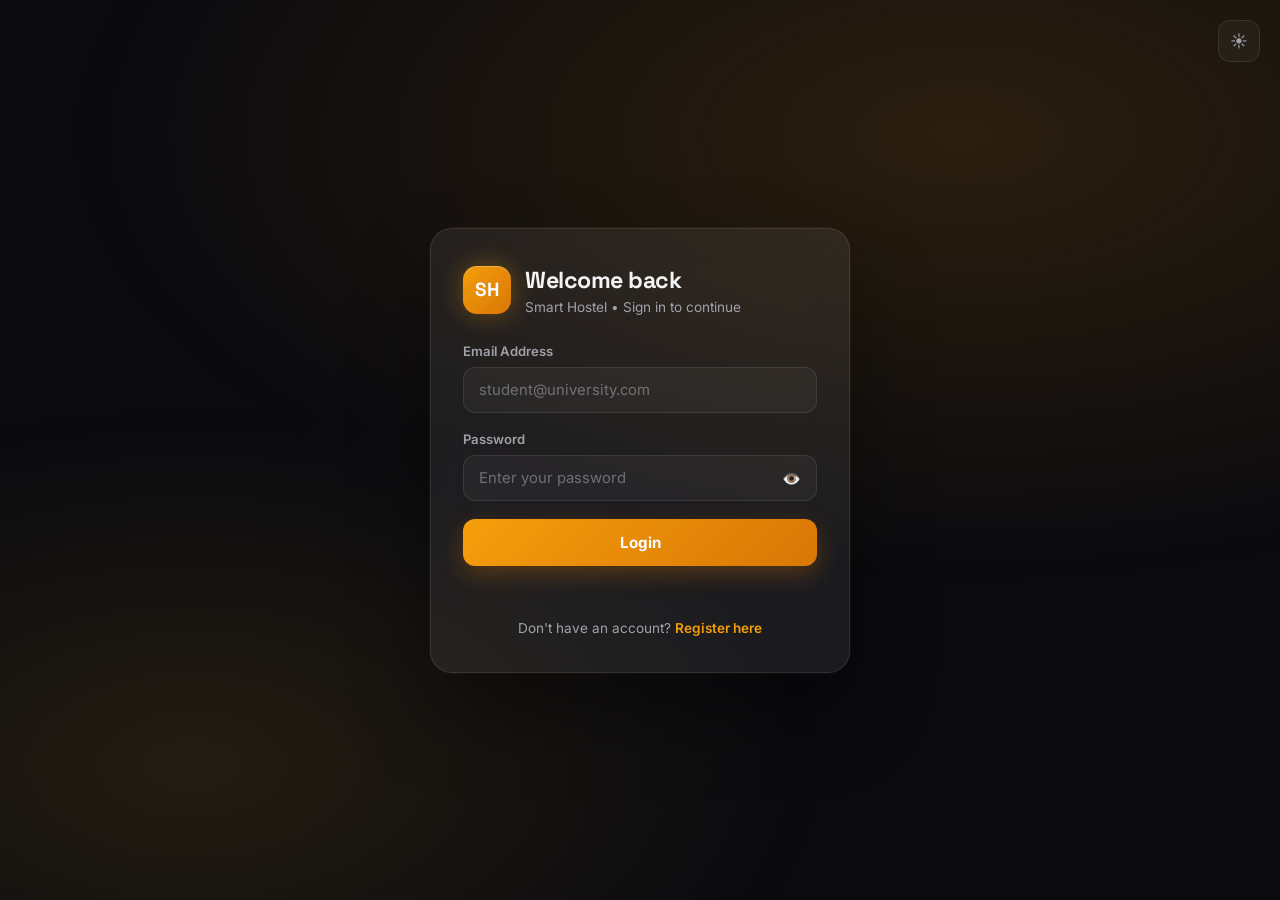
<file: frontend/index.html>
<!DOCTYPE html>
<html lang="en">
<head>
<meta charset="UTF-8">
<meta name="viewport" content="width=device-width, initial-scale=1.0">
<title>Smart Hostel — Login</title>
<link rel="preconnect" href="https://fonts.googleapis.com">
<link href="https://fonts.googleapis.com/css2?family=Inter:wght@400;500;600;700&family=Space+Grotesk:wght@500;600;700&display=swap" rel="stylesheet">
<style>
:root{
  --bg:#0a0a0f;
  --surface:rgba(255,255,255,0.04);
  --surface-2:rgba(255,255,255,0.07);
  --border:rgba(255,255,255,0.09);
  --text:#f4f4f5;
  --muted:#a1a1aa;
  --primary:#f59e0b;
  --primary-dark:#d97706;
  --accent-glow:rgba(245,158,11,0.35);
  --success:#34d399;
  --error:#f87171;
}
[data-theme="light"]{
  --bg:#fafaf9;
  --surface:rgba(255,255,255,0.75);
  --surface-2:#ffffff;
  --border:rgba(0,0,0,0.08);
  --text:#18181b;
  --muted:#71717a;
  --accent-glow:rgba(245,158,11,0.25);
}
*{margin:0;padding:0;box-sizing:border-box;font-family:'Inter',system-ui,sans-serif}
body{
  min-height:100vh;
  background:var(--bg);
  display:flex;align-items:center;justify-content:center;
  padding:24px;position:relative;overflow:hidden;
  transition:background .4s ease,color .4s ease;
}
body::before{
  content:'';position:fixed;inset:0;
  background:
    radial-gradient(ellipse 70% 50% at 75% 15%, rgba(245,158,11,0.14), transparent),
    radial-gradient(ellipse 50% 40% at 15% 85%, rgba(251,191,36,0.10), transparent);
  pointer-events:none;
}
.theme-btn{
  position:fixed;top:20px;right:20px;z-index:10;
  width:42px;height:42px;border-radius:12px;
  background:var(--surface);border:1px solid var(--border);
  color:var(--muted);cursor:pointer;font-size:1.05rem;
  display:grid;place-items:center;transition:all .2s;
  backdrop-filter:blur(12px);
}
.theme-btn:hover{color:var(--primary);border-color:var(--primary);transform:translateY(-1px)}
.card{
  width:100%;max-width:420px;
  background:var(--surface-2);
  border:1px solid var(--border);
  border-radius:22px;
  padding:36px 32px;
  backdrop-filter:blur(20px);
  box-shadow:0 40px 80px rgba(0,0,0,0.35),0 0 0 1px rgba(245,158,11,0.06);
  position:relative;z-index:1;
  animation:slideUp .5s cubic-bezier(.34,1.3,.64,1) both;
}
.brand{display:flex;align-items:center;gap:14px;margin-bottom:28px}
.logo{
  width:48px;height:48px;border-radius:14px;
  background:linear-gradient(135deg,var(--primary),var(--primary-dark));
  display:grid;place-items:center;color:#fff;
  font-family:'Space Grotesk',sans-serif;font-weight:700;font-size:19px;
  box-shadow:0 0 24px var(--accent-glow),inset 0 1px 0 rgba(255,255,255,0.25);
}
h2{font-family:'Space Grotesk',sans-serif;color:var(--text);font-size:1.45rem;font-weight:700;letter-spacing:-0.02em}
.subtitle{color:var(--muted);font-size:.85rem;margin-top:4px}
.form-group{margin-bottom:18px}
label{display:block;font-size:.82rem;font-weight:600;color:var(--muted);margin-bottom:8px}
.input-wrap{position:relative}
input{
  width:100%;padding:13px 44px 13px 15px;
  background:var(--surface);border:1px solid var(--border);
  border-radius:12px;font-size:.93rem;color:var(--text);
  transition:border-color .2s,box-shadow .2s;
}
input::placeholder{color:var(--muted);opacity:.6}
input:focus{outline:none;border-color:var(--primary);box-shadow:0 0 0 3px rgba(245,158,11,0.15)}
.toggle{
  position:absolute;right:10px;top:50%;transform:translateY(-50%);
  background:none;border:none;cursor:pointer;color:var(--muted);
  padding:6px;border-radius:8px;transition:all .2s;font-size:.95rem;
}
.toggle:hover{color:var(--primary);background:var(--surface-2)}
.btn{
  width:100%;padding:14px;border:none;border-radius:12px;
  background:linear-gradient(135deg,var(--primary),var(--primary-dark));
  color:#fff;font-weight:700;font-size:.95rem;cursor:pointer;
  font-family:inherit;box-shadow:0 8px 24px rgba(217,119,6,0.3);
  transition:all .2s;
}
.btn:hover:not(:disabled){transform:translateY(-1px);box-shadow:0 12px 32px rgba(217,119,6,0.45)}
.btn:active{transform:translateY(0)}
.btn:disabled{opacity:.6;cursor:not-allowed}
.message{text-align:center;margin-top:14px;font-size:.85rem;font-weight:500;min-height:20px}
.error{color:var(--error)}
.success{color:var(--success)}
.link{text-align:center;margin-top:20px;font-size:.85rem;color:var(--muted)}
.link a{color:var(--primary);text-decoration:none;font-weight:600;transition:opacity .2s}
.link a:hover{opacity:.8}
.divider{height:1px;background:var(--border);margin:24px 0}
@keyframes slideUp{from{opacity:0;transform:translateY(24px) scale(.97)}to{opacity:1;transform:translateY(0) scale(1)}}
@media(max-width:480px){.card{padding:28px 22px}}
</style>
<base target="_blank">
</head>
<body>

<button class="theme-btn" id="themeBtn" onclick="toggleTheme()" title="Toggle theme">🌙</button>

<div class="card">
  <div class="brand">
    <div class="logo">SH</div>
    <div>
      <h2>Welcome back</h2>
      <div class="subtitle">Smart Hostel • Sign in to continue</div>
    </div>
  </div>
  <form id="loginForm">
    <div class="form-group">
      <label for="email">Email Address</label>
      <input type="email" id="email" placeholder="student@university.com" required autocomplete="email">
    </div>
    <div class="form-group">
      <label for="password">Password</label>
      <div class="input-wrap">
        <input type="password" id="password" placeholder="Enter your password" required autocomplete="current-password">
        <button type="button" class="toggle" id="togglePass" aria-label="Show password">👁️</button>
      </div>
    </div>
    <button type="submit" class="btn">Login</button>
    <div id="message" class="message"></div>
  </form>
  <div class="link">Don't have an account? <a href="register.html">Register here</a></div>
</div>

<script>
const API_URL = "https://hotel-management-system-pd7b.onrender.com";

// Theme
function applyTheme(t){
  document.documentElement.setAttribute('data-theme',t);
  document.getElementById('themeBtn').textContent = t==='light'?'🌙':'☀️';
  localStorage.setItem('theme',t);
}
function toggleTheme(){
  const cur = document.documentElement.getAttribute('data-theme')||'dark';
  applyTheme(cur==='dark'?'light':'dark');
}
applyTheme(localStorage.getItem('theme')||'dark');

const toggle = document.getElementById('togglePass');
const pwd = document.getElementById('password');
toggle.addEventListener('click', ()=>{
  const isPwd = pwd.type === 'password';
  pwd.type = isPwd ? 'text' : 'password';
  toggle.textContent = isPwd ? '🙈' : '👁️';
});

document.getElementById('loginForm').addEventListener('submit', async function(e){
  e.preventDefault();
  const email = document.getElementById('email').value;
  const password = document.getElementById('password').value;
  const messageDiv = document.getElementById('message');
  const submitBtn = document.querySelector('.btn');
  messageDiv.textContent = "Connecting to API...";
  messageDiv.className = "message";
  submitBtn.disabled = true;
  try{
    const response = await fetch(`${API_URL}/auth/login`,{
      method:'POST',
      headers:{'Content-Type':'application/json'},
      body:JSON.stringify({email,password})
    });
    const data = await response.json();
    if(response.ok){
      localStorage.setItem('token', data.access_token);
      localStorage.setItem('role', data.role);
      localStorage.setItem('userId', data.user_id);
      messageDiv.textContent = "Login successful! Redirecting...";
      messageDiv.className = "message success";
      setTimeout(()=>{window.location.href='dashboard.html';},1000);
    }else{
      messageDiv.textContent = data.detail || "Login failed";
      messageDiv.className = "message error";
    }
  }catch(err){
    messageDiv.textContent = "Network error. Please try again.";
    messageDiv.className = "message error";
  }finally{
    submitBtn.disabled = false;
  }
});
</script>
</body>
</html>
</file>
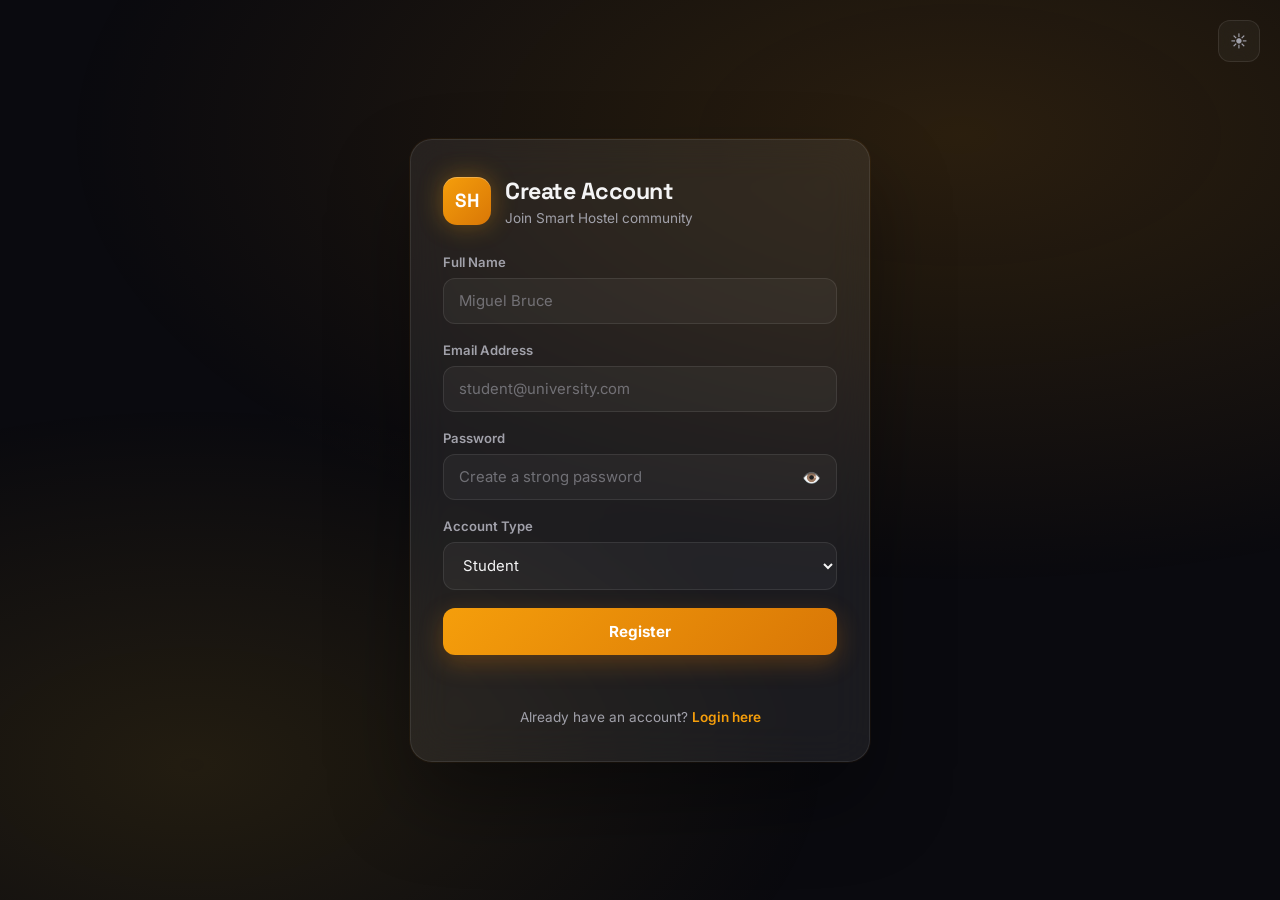
<file: frontend/register.html>
<!DOCTYPE html>
<html lang="en">
<head>
<meta charset="UTF-8">
<meta name="viewport" content="width=device-width, initial-scale=1.0">
<title>Smart Hostel — Register</title>
<link rel="preconnect" href="https://fonts.googleapis.com">
<link href="https://fonts.googleapis.com/css2?family=Inter:wght@400;500;600;700&family=Space+Grotesk:wght@500;600;700&display=swap" rel="stylesheet">
<style>
:root{
  --bg:#0a0a0f;
  --surface:rgba(255,255,255,0.04);
  --surface-2:rgba(255,255,255,0.07);
  --border:rgba(255,255,255,0.09);
  --text:#f4f4f5;
  --muted:#a1a1aa;
  --primary:#f59e0b;
  --primary-dark:#d97706;
  --accent-glow:rgba(245,158,11,0.35);
  --success:#34d399;
  --error:#f87171;
}
[data-theme="light"]{
  --bg:#fafaf9;
  --surface:rgba(255,255,255,0.75);
  --surface-2:#ffffff;
  --border:rgba(0,0,0,0.08);
  --text:#18181b;
  --muted:#71717a;
  --accent-glow:rgba(245,158,11,0.25);
}
*{margin:0;padding:0;box-sizing:border-box;font-family:'Inter',system-ui,sans-serif}
body{
  min-height:100vh;
  background:var(--bg);
  display:flex;align-items:center;justify-content:center;
  padding:24px;position:relative;overflow:hidden;
  transition:background .4s ease,color .4s ease;
}
body::before{
  content:'';position:fixed;inset:0;
  background:
    radial-gradient(ellipse 70% 50% at 75% 15%, rgba(245,158,11,0.14), transparent),
    radial-gradient(ellipse 50% 40% at 15% 85%, rgba(251,191,36,0.10), transparent);
  pointer-events:none;
}
.theme-btn{
  position:fixed;top:20px;right:20px;z-index:10;
  width:42px;height:42px;border-radius:12px;
  background:var(--surface);border:1px solid var(--border);
  color:var(--muted);cursor:pointer;font-size:1.05rem;
  display:grid;place-items:center;transition:all .2s;
  backdrop-filter:blur(12px);
}
.theme-btn:hover{color:var(--primary);border-color:var(--primary);transform:translateY(-1px)}
.card{
  width:100%;max-width:460px;
  background:var(--surface-2);
  border:1px solid var(--border);
  border-radius:22px;
  padding:36px 32px;
  backdrop-filter:blur(20px);
  box-shadow:0 40px 80px rgba(0,0,0,0.35),0 0 0 1px rgba(245,158,11,0.06);
  position:relative;z-index:1;
  animation:slideUp .5s cubic-bezier(.34,1.3,.64,1) both;
}
.brand{display:flex;align-items:center;gap:14px;margin-bottom:28px}
.logo{
  width:48px;height:48px;border-radius:14px;
  background:linear-gradient(135deg,var(--primary),var(--primary-dark));
  display:grid;place-items:center;color:#fff;
  font-family:'Space Grotesk',sans-serif;font-weight:700;font-size:19px;
  box-shadow:0 0 24px var(--accent-glow),inset 0 1px 0 rgba(255,255,255,0.25);
}
h2{font-family:'Space Grotesk',sans-serif;color:var(--text);font-size:1.45rem;font-weight:700;letter-spacing:-0.02em}
.subtitle{color:var(--muted);font-size:.85rem;margin-top:4px}
.form-group{margin-bottom:18px}
label{display:block;font-size:.82rem;font-weight:600;color:var(--muted);margin-bottom:8px}
.input-wrap{position:relative}
input,select{
  width:100%;padding:13px 44px 13px 15px;
  background:var(--surface);border:1px solid var(--border);
  border-radius:12px;font-size:.93rem;color:var(--text);
  transition:border-color .2s,box-shadow .2s;
  font-family:inherit;
}
select{padding-right:15px;cursor:pointer}
select option{background:var(--surface-2);color:var(--text)}
input::placeholder{color:var(--muted);opacity:.6}
input:focus,select:focus{outline:none;border-color:var(--primary);box-shadow:0 0 0 3px rgba(245,158,11,0.15)}
.toggle{
  position:absolute;right:10px;top:50%;transform:translateY(-50%);
  background:none;border:none;cursor:pointer;color:var(--muted);
  padding:6px;border-radius:8px;transition:all .2s;font-size:.95rem;
}
.toggle:hover{color:var(--primary);background:var(--surface-2)}
.btn{
  width:100%;padding:14px;border:none;border-radius:12px;
  background:linear-gradient(135deg,var(--primary),var(--primary-dark));
  color:#fff;font-weight:700;font-size:.95rem;cursor:pointer;
  font-family:inherit;box-shadow:0 8px 24px rgba(217,119,6,0.3);
  transition:all .2s;
}
.btn:hover:not(:disabled){transform:translateY(-1px);box-shadow:0 12px 32px rgba(217,119,6,0.45)}
.btn:active{transform:translateY(0)}
.btn:disabled{opacity:.6;cursor:not-allowed}
.message{text-align:center;margin-top:14px;font-size:.85rem;font-weight:500;min-height:20px}
.error{color:var(--error)}
.success{color:var(--success)}
.link{text-align:center;margin-top:20px;font-size:.85rem;color:var(--muted)}
.link a{color:var(--primary);text-decoration:none;font-weight:600;transition:opacity .2s}
.link a:hover{opacity:.8}
.divider{height:1px;background:var(--border);margin:24px 0}
@keyframes slideUp{from{opacity:0;transform:translateY(24px) scale(.97)}to{opacity:1;transform:translateY(0) scale(1)}}
@media(max-width:480px){.card{padding:28px 22px}}
</style>
<base target="_blank">
</head>
<body>

<button class="theme-btn" id="themeBtn" onclick="toggleTheme()" title="Toggle theme">🌙</button>

<div class="card">
  <div class="brand">
    <div class="logo">SH</div>
    <div>
      <h2>Create Account</h2>
      <div class="subtitle">Join Smart Hostel community</div>
    </div>
  </div>
  <form id="registerForm">
    <div class="form-group">
      <label for="full_name">Full Name</label>
      <input type="text" id="full_name" placeholder="Miguel Bruce" required autocomplete="name">
    </div>
    <div class="form-group">
      <label for="email">Email Address</label>
      <input type="email" id="email" placeholder="student@university.com" required autocomplete="email">
    </div>
    <div class="form-group">
      <label for="password">Password</label>
      <div class="input-wrap">
        <input type="password" id="password" placeholder="Create a strong password" required autocomplete="new-password">
        <button type="button" class="toggle" id="togglePass" aria-label="Show password">👁️</button>
      </div>
    </div>
    <div class="form-group">
      <label for="role">Account Type</label>
      <select id="role" required>
        <option value="student">Student</option>
        <option value="admin">Administrator</option>
      </select>
    </div>
    <button type="submit" class="btn">Register</button>
    <div id="message" class="message"></div>
  </form>
  <div class="link">Already have an account? <a href="index.html">Login here</a></div>
</div>

<script>
const API_URL = "https://hotel-management-system-pd7b.onrender.com";

// Theme
function applyTheme(t){
  document.documentElement.setAttribute('data-theme',t);
  document.getElementById('themeBtn').textContent = t==='light'?'🌙':'☀️';
  localStorage.setItem('theme',t);
}
function toggleTheme(){
  const cur = document.documentElement.getAttribute('data-theme')||'dark';
  applyTheme(cur==='dark'?'light':'dark');
}
applyTheme(localStorage.getItem('theme')||'dark');

const toggle = document.getElementById('togglePass');
const pwd = document.getElementById('password');
toggle.addEventListener('click', ()=>{
  const isPwd = pwd.type === 'password';
  pwd.type = isPwd ? 'text' : 'password';
  toggle.textContent = isPwd ? '🙈' : '👁️';
});

document.getElementById('registerForm').addEventListener('submit', async function(e){
  e.preventDefault();
  const fullName = document.getElementById('full_name').value;
  const email = document.getElementById('email').value;
  const password = document.getElementById('password').value;
  const role = document.getElementById('role').value;
  const messageDiv = document.getElementById('message');
  const submitBtn = document.querySelector('.btn');
  messageDiv.textContent = "Creating account...";
  messageDiv.className = "message";
  submitBtn.disabled = true;
  try{
    const response = await fetch(`${API_URL}/auth/register`,{
      method:'POST',
      headers:{'Content-Type':'application/json'},
      body:JSON.stringify({full_name:fullName,email,password,role})
    });
    const data = await response.json();
    if(response.ok){
      messageDiv.textContent = "Registration successful! Redirecting to login...";
      messageDiv.className = "message success";
      setTimeout(()=>{window.location.href='index.html';},1500);
    }else{
      messageDiv.textContent = data.detail || "Registration failed";
      messageDiv.className = "message error";
    }
  }catch(err){
    messageDiv.textContent = "Network error. Please try again.";
    messageDiv.className = "message error";
  }finally{
    submitBtn.disabled = false;
  }
});
</script>
</body>
</html>
</file>
